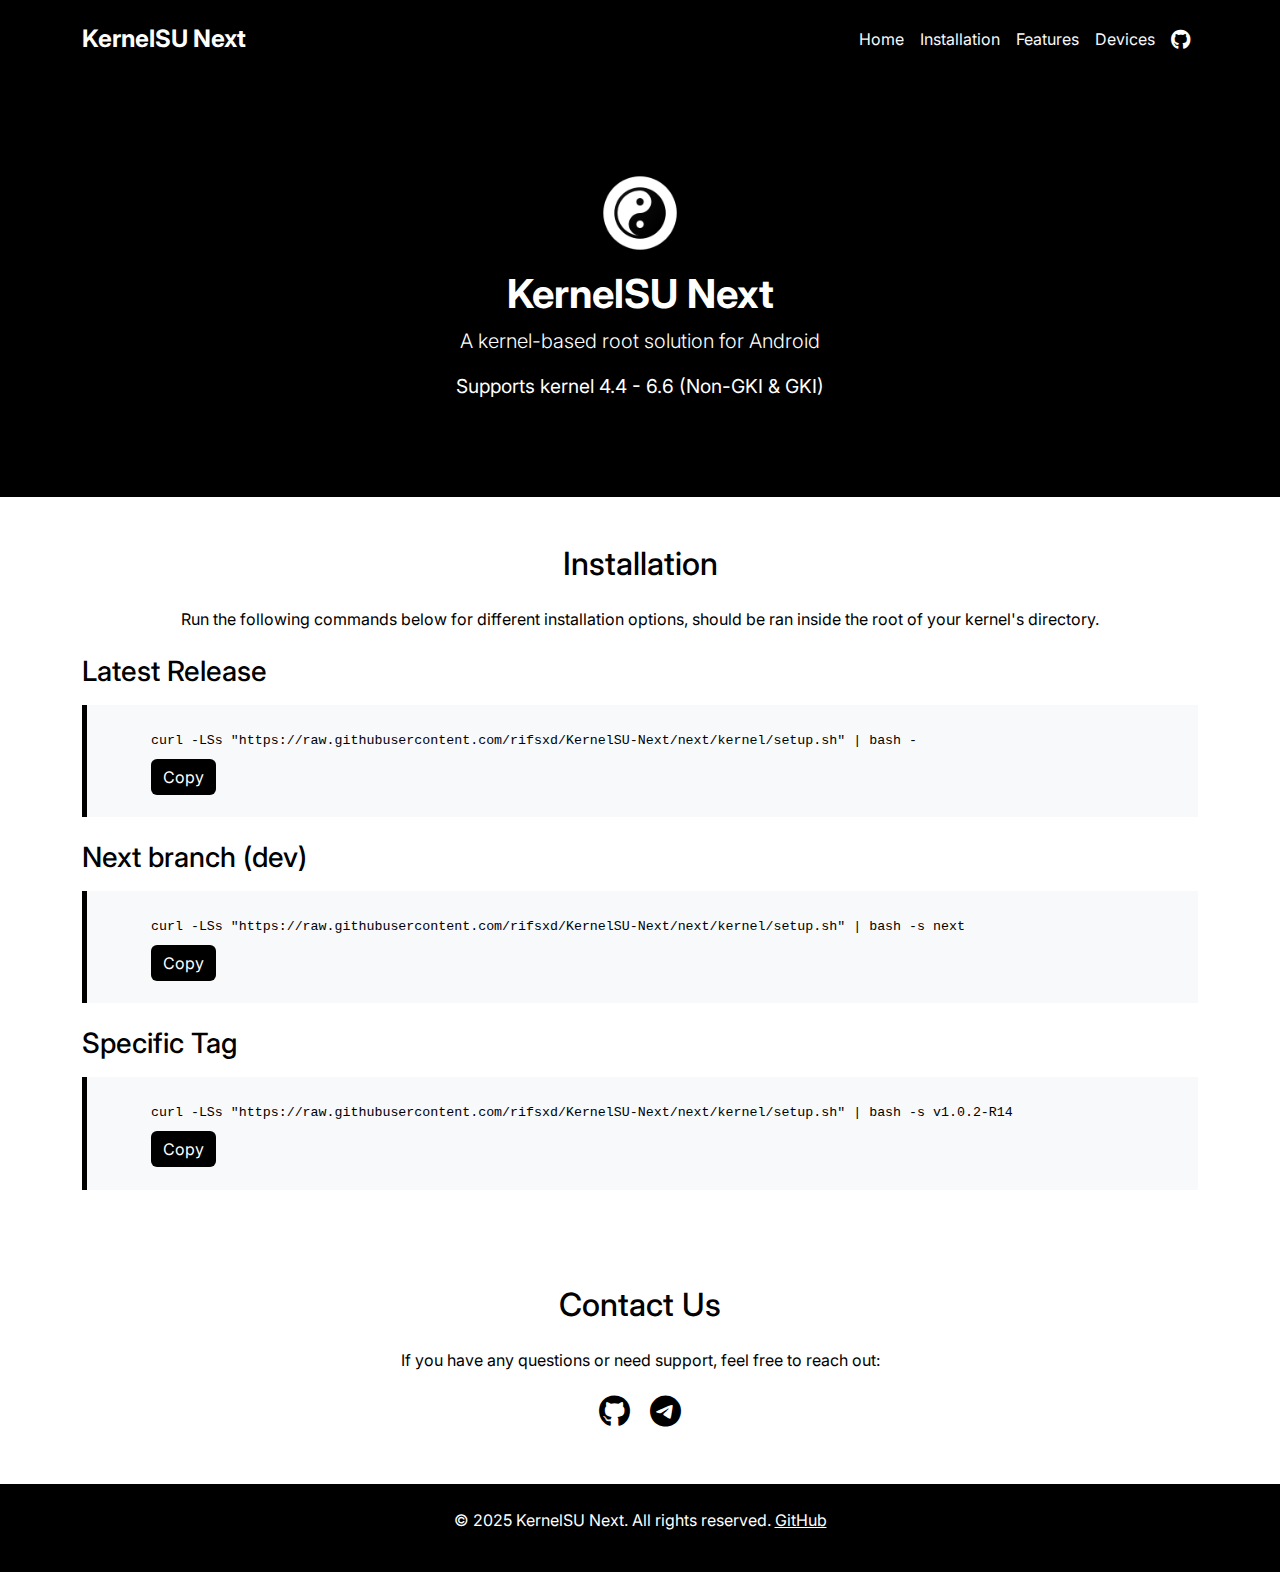
<file: docs/index.html>
<!DOCTYPE html>
<html lang="en">

<head>
    <meta charset="utf-8">
    <meta name="viewport" content="width=device-width, initial-scale=1.0, shrink-to-fit=no">
    <title>Home | KernelSU Next</title>
    <link rel="stylesheet" href="https://cdn.jsdelivr.net/npm/bootstrap@5.3.0/dist/css/bootstrap.min.css">
    <link href="https://fonts.googleapis.com/css2?family=Inter:wght@300;400;600;700;800&display=swap" rel="stylesheet">
    <link rel="icon" href="assets/icons/ksu-next-tab.png" type="image/x-icon">
    <link rel="stylesheet" href="https://cdnjs.cloudflare.com/ajax/libs/font-awesome/6.0.0-beta3/css/all.min.css">
    <link rel="stylesheet" href="assets/css/main.css">
</head>

<body>
    <!-- Navbar -->
    <nav class="navbar navbar-expand-md sticky-top py-3">
        <div class="container">
            <a class="navbar-brand d-flex align-items-center" href="#">
                <span>KernelSU Next</span>
            </a>
            <button class="navbar-toggler" type="button" data-bs-toggle="collapse" data-bs-target="#navbarResponsive" aria-controls="navbarResponsive" aria-expanded="false" aria-label="Toggle navigation">
                <span class="navbar-toggler-icon"></span>
            </button>
            <div class="collapse navbar-collapse" id="navbarResponsive">
                <ul class="navbar-nav ms-auto">
                    <li class="nav-item">
                        <a class="nav-link text-light" href="#">Home</a>
                    </li>
                    <li class="nav-item">
                        <a class="nav-link text-light" href="#installation">Installation</a>
                    </li>
                    <li class="nav-item">
                        <a class="nav-link text-light" href="pages/features.html">Features</a>
                    </li>
                    <li class="nav-item"></li>
                        <a class="nav-link text-light" href="pages/devices.html">Devices</a>
                    </li>
                    <li class="nav-item">
                        <a class="nav-link" href="https://github.com/rifsxd/KernelSU-Next" target="_blank">
                            <i class="fab fa-github fa-lg"></i>
                        </a>
                    </li>
                </ul>
            </div>
        </div>
    </nav>

    <!-- Header -->
    <header>
        <div class="container text-center">
            <div class="header-icon">
                <img src="assets/icons/ksu-next.png" width="80" height="80">
            </div>
            <h1 class="fw-bold">KernelSU Next</h1>
            <p class="lead">A kernel-based root solution for Android</p>
            <p>Supports kernel 4.4 - 6.6 (Non-GKI &amp; GKI)</p>
        </div>
    </header>

    <!-- Installation Section -->
    <section id="installation" class="py-5">
        <div class="container">
            <h2 class="text-center mb-4">Installation</h2>
            <p class="text-center">Run the following commands below for different installation options, should be ran inside the root of your kernel's directory.</p>
            <h3 class="mt-4">Latest Release</h3>
            <div class="highlight mt-3">
                <code>curl -LSs "https://raw.githubusercontent.com/rifsxd/KernelSU-Next/next/kernel/setup.sh" | bash -</code>
                <button class="btn btn-copy mt-2" onclick="copyToClipboard(this)">Copy</button>
            </div>
            <h3 class="mt-4">Next branch (dev)</h3>
            <div class="highlight mt-3">
                <code>curl -LSs "https://raw.githubusercontent.com/rifsxd/KernelSU-Next/next/kernel/setup.sh" | bash -s next</code>
                <button class="btn btn-copy mt-2" onclick="copyToClipboard(this)">Copy</button>
            </div>
            <h3 class="mt-4">Specific Tag</h3>
            <div class="highlight mt-3">
                <code>curl -LSs "https://raw.githubusercontent.com/rifsxd/KernelSU-Next/next/kernel/setup.sh" | bash -s v1.0.2-R14</code>
                <button class="btn btn-copy mt-2" onclick="copyToClipboard(this)">Copy</button>
            </div>
        </div>
    </section>

    <!-- Contact Information Section -->
    <section id="contact" class="py-5">
        <div class="container text-center">
            <h2 class="mb-4">Contact Us</h2>
            <p>If you have any questions or need support, feel free to reach out:</p>
            <div class="contact-icons">
                <a href="https://github.com/rifsxd/KernelSU-Next/issues" target="_blank">
                    <i class="fab fa-github"></i>
                </a>
                <a href="https://t.me/ksunext_discussions" target="_blank">
                    <i class="fab fa-telegram-plane"></i>
                </a>
            </div>
        </div>
    </section>

    <!-- Footer -->
    <footer class="text-center">
        <div class="container">
            <p>&copy; 2025 KernelSU Next. All rights reserved. <a href="https://github.com/rifsxd/KernelSU-Next" target="_blank">GitHub</a></p>
        </div>
    </footer>

    <script src="https://cdn.jsdelivr.net/npm/bootstrap@5.3.0/dist/js/bootstrap.bundle.min.js"></script>
    <script src="assets/js/copy.min.js"></script>
</body>

</html>
</file>
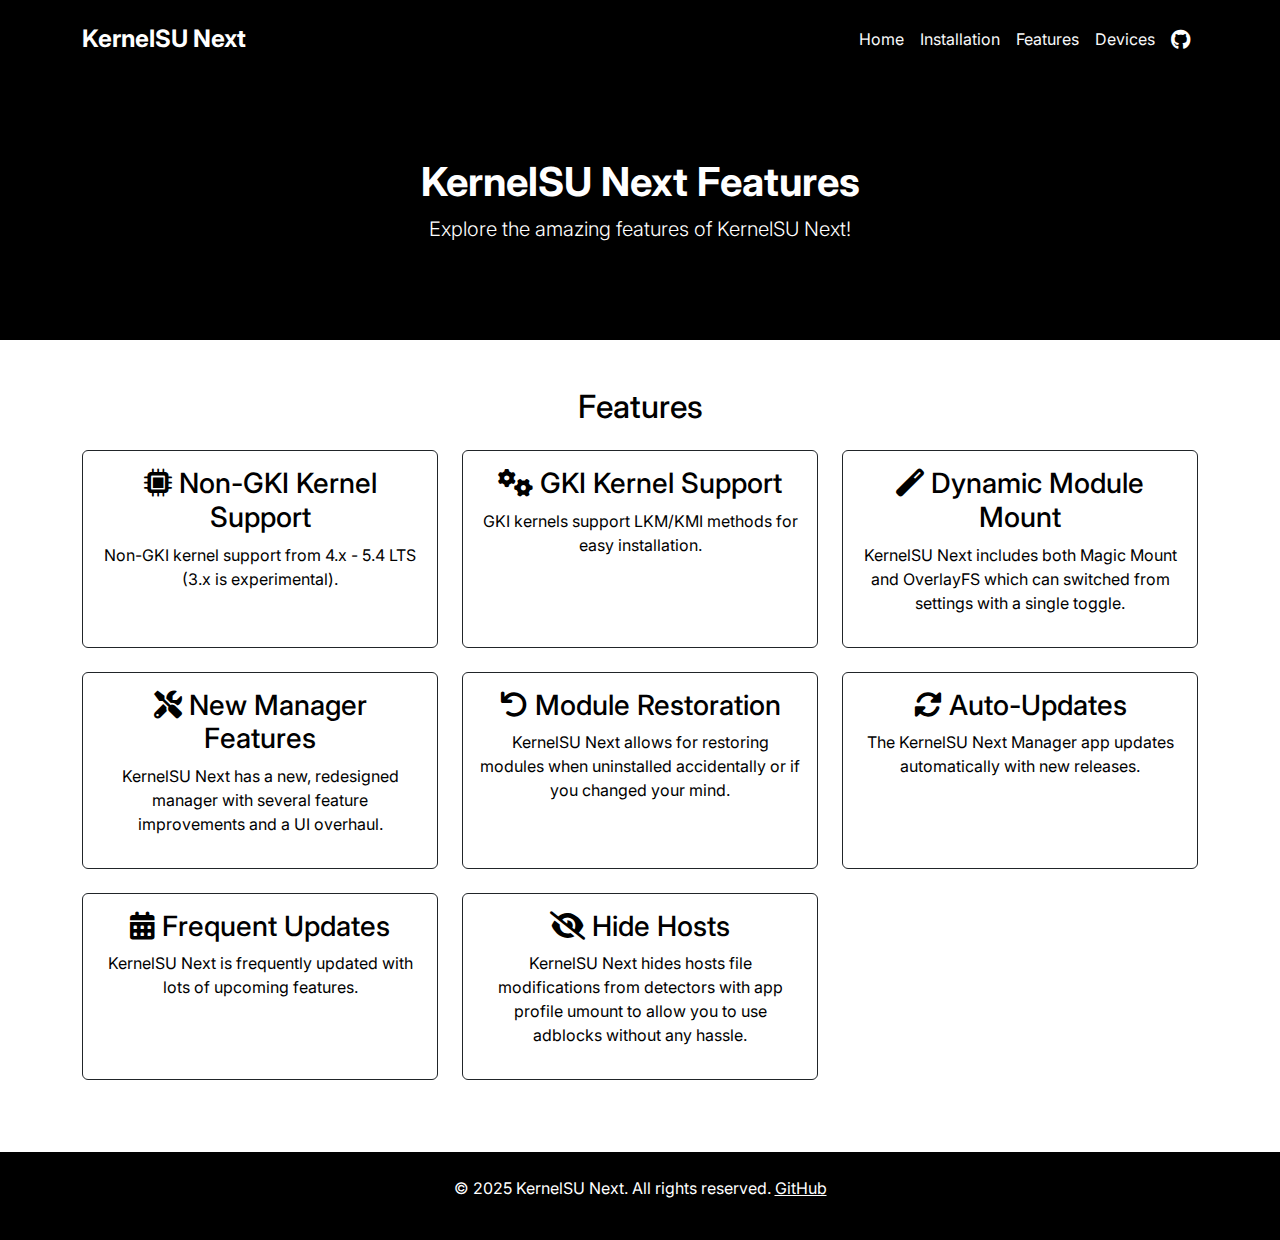
<file: docs/pages/features.html>
<!DOCTYPE html>
<html lang="en">

<head>
    <meta charset="utf-8">
    <meta name="viewport" content="width=device-width, initial-scale=1.0, shrink-to-fit=no">
    <title>Features | KernelSU Next</title>
    <link rel="stylesheet" href="https://cdn.jsdelivr.net/npm/bootstrap@5.3.0/dist/css/bootstrap.min.css">
    <link href="https://fonts.googleapis.com/css2?family=Inter:wght@300;400;600;700;800&display=swap" rel="stylesheet">
    <link rel="icon" href="../assets/icons/ksu-next-tab.png" type="image/x-icon">
    <link rel="stylesheet" href="https://cdnjs.cloudflare.com/ajax/libs/font-awesome/6.0.0-beta3/css/all.min.css">
    <link rel="stylesheet" href="../assets/css/main.css">
</head>

<body>
    <!-- Navbar -->
    <nav class="navbar navbar-expand-md sticky-top py-3">
        <div class="container">
            <a class="navbar-brand d-flex align-items-center" href="https://rifsxd.github.io/KernelSU-Next/">
                <span>KernelSU Next</span>
            </a>
            <button class="navbar-toggler" type="button" data-bs-toggle="collapse" data-bs-target="#navbarResponsive" aria-controls="navbarResponsive" aria-expanded="false" aria-label="Toggle navigation">
                <span class="navbar-toggler-icon"></span>
            </button>
            <div class="collapse navbar-collapse" id="navbarResponsive">
                <ul class="navbar-nav ms-auto">
                    <li class="nav-item">
                        <a class="nav-link text-light" href="https://rifsxd.github.io/KernelSU-Next/">Home</a>
                    </li>
                    <li class="nav-item">
                        <a class="nav-link text-light" href="https://rifsxd.github.io/KernelSU-Next/#installation">Installation</a>
                    </li>
                    <li class="nav-item">
                        <a class="nav-link text-light" href="#">Features</a>
                    </li>
                    <li class="nav-item"></li>
                        <a class="nav-link text-light" href="devices.html">Devices</a>
                    </li>
                    <li class="nav-item">
                        <a class="nav-link" href="https://github.com/rifsxd/KernelSU-Next" target="_blank">
                            <i class="fab fa-github fa-lg"></i>
                        </a>
                    </li>
                </ul>
            </div>
        </div>
    </nav>

    <!-- Header -->
    <header>
        <div class="container text-center">
            <h1 class="fw-bold">KernelSU Next Features</h1>
            <p class="lead">Explore the amazing features of KernelSU Next!</p>
        </div>
    </header>

    <!-- Features Section -->
    <section class="py-5">
        <div class="container">
            <h2 class="text-center mb-4">Features</h2>
            <div class="row">
                <div class="col-md-6 col-lg-4 mb-4 d-flex">
                    <div class="feature-box text-center p-3 border border-dark rounded flex-fill">
                        <h3><i class="fas fa-microchip"></i> Non-GKI Kernel Support</h3>
                        <p>Non-GKI kernel support from 4.x - 5.4 LTS (3.x is experimental).</p>
                    </div>
                </div>
                <div class="col-md-6 col-lg-4 mb-4 d-flex">
                    <div class="feature-box text-center p-3 border border-dark rounded flex-fill">
                        <h3><i class="fas fa-cogs"></i> GKI Kernel Support</h3>
                        <p>GKI kernels support LKM/KMI methods for easy installation.</p>
                    </div>
                </div>
                <div class="col-md-6 col-lg-4 mb-4 d-flex">
                    <div class="feature-box text-center p-3 border border-dark rounded flex-fill">
                        <h3><i class="fas fa-magic"></i> Dynamic Module Mount</h3>
                        <p>KernelSU Next includes both Magic Mount and OverlayFS which can switched from settings with a single toggle.</p>
                    </div>
                </div>
                <div class="col-md-6 col-lg-4 mb-4 d-flex">
                    <div class="feature-box text-center p-3 border border-dark rounded flex-fill">
                        <h3><i class="fas fa-tools"></i> New Manager Features</h3>
                        <p>KernelSU Next has a new, redesigned manager with several feature improvements and a UI overhaul.</p>
                    </div>
                </div>
                <div class="col-md-6 col-lg-4 mb-4 d-flex">
                    <div class="feature-box text-center p-3 border border-dark rounded flex-fill">
                        <h3><i class="fas fa-undo"></i> Module Restoration</h3>
                        <p>KernelSU Next allows for restoring modules when uninstalled accidentally or if you changed your mind.</p>
                    </div>
                </div>
                <div class="col-md-6 col-lg-4 mb-4 d-flex">
                    <div class="feature-box text-center p-3 border border-dark rounded flex-fill">
                        <h3><i class="fas fa-sync-alt"></i> Auto-Updates</h3>
                        <p>The KernelSU Next Manager app updates automatically with new releases.</p>
                    </div>
                </div>
                <div class="col-md-6 col-lg-4 mb-4 d-flex">
                    <div class="feature-box text-center p-3 border border-dark rounded flex-fill">
                        <h3><i class="fas fa-calendar-alt"></i> Frequent Updates</h3>
                        <p>KernelSU Next is frequently updated with lots of upcoming features.</p>
                    </div>
                </div>
                <div class="col-md-6 col-lg-4 mb-4 d-flex">
                    <div class="feature-box text-center p-3 border border-dark rounded flex-fill">
                        <h3><i class="fas fa-eye-slash"></i> Hide Hosts</h3>
                        <p>KernelSU Next hides hosts file modifications from detectors with app profile umount to allow you to use adblocks without any hassle.</p>
                    </div>
                </div>
            </div>
        </div>
    </section>

    <!-- Footer -->
    <footer class="text-center">
        <div class="container">
            <p>&copy; 2025 KernelSU Next. All rights reserved. <a href="https://github.com/rifsxd/KernelSU-Next" target="_blank">GitHub</a></p>
        </div>
    </footer>

    <script src="https://cdn.jsdelivr.net/npm/bootstrap@5.3.0/dist/js/bootstrap.bundle.min.js"></script>
</body>

</html>
</file>
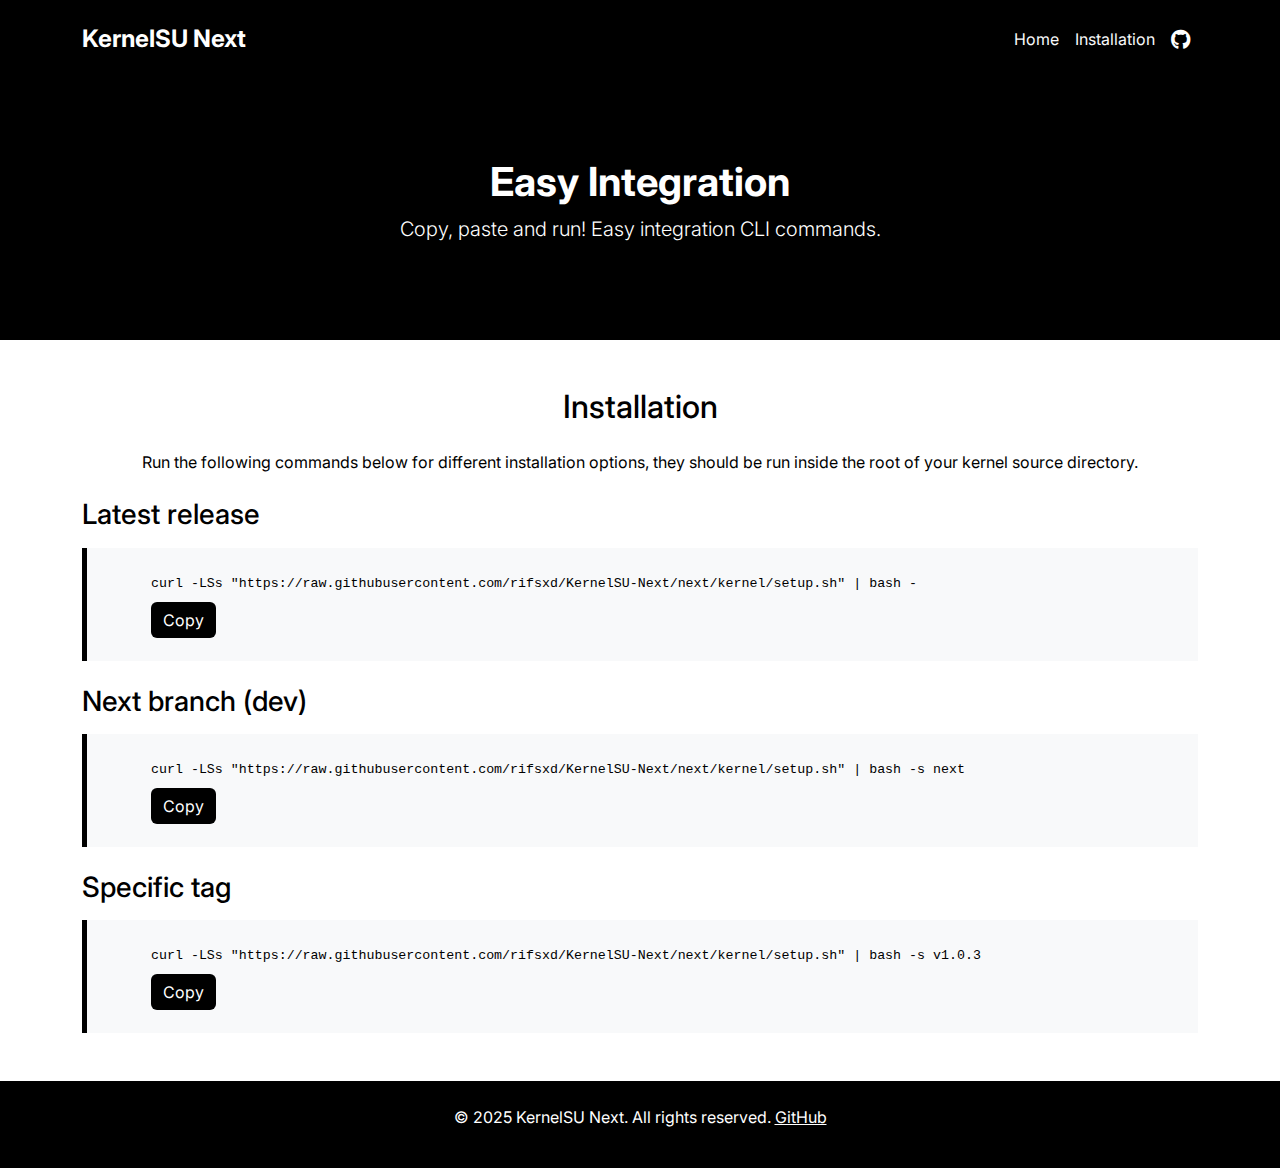
<file: docs/pages/installation.html>
<!DOCTYPE html>
<html lang="en">

<head>
    <meta charset="utf-8">
    <meta name="viewport" content="width=device-width, initial-scale=1.0, shrink-to-fit=no">
    <title>Features | KernelSU Next</title>
    <link rel="stylesheet" href="https://cdn.jsdelivr.net/npm/bootstrap@5.3.0/dist/css/bootstrap.min.css">
    <link href="https://fonts.googleapis.com/css2?family=Inter:wght@300;400;600;700;800&display=swap" rel="stylesheet">
    <link rel="icon" href="../assets/icons/ksu-next-tab.png" type="image/x-icon">
    <link rel="stylesheet" href="https://cdnjs.cloudflare.com/ajax/libs/font-awesome/6.0.0-beta3/css/all.min.css">
    <link rel="stylesheet" href="../assets/css/main.css">
</head>

<body>
    <!-- Navbar -->
    <nav class="navbar navbar-expand-md sticky-top py-3">
        <div class="container">
            <a class="navbar-brand d-flex align-items-center" href="../">
                <span>KernelSU Next</span>
            </a>
            <button class="navbar-toggler" type="button" data-bs-toggle="collapse" data-bs-target="#navbarResponsive" aria-controls="navbarResponsive" aria-expanded="false" aria-label="Toggle navigation">
                <span class="navbar-toggler-icon"></span>
            </button>
            <div class="collapse navbar-collapse" id="navbarResponsive">
                <ul class="navbar-nav ms-auto">
                    <li class="nav-item">
                        <a class="nav-link text-light" href="../">Home</a>
                    </li>
                    <li class="nav-item">
                        <a class="nav-link text-light" href="#">Installation</a>
                    </li>
                    <li class="nav-item">
                        <a class="nav-link" href="https://github.com/rifsxd/KernelSU-Next" target="_blank">
                            <i class="fab fa-github fa-lg"></i>
                        </a>
                    </li>
                </ul>
            </div>
        </div>
    </nav>

    <!-- Header -->
    <header>
        <div class="container text-center">
            <h1 class="fw-bold">Easy Integration</h1>
            <p class="lead">Copy, paste and run! Easy integration CLI commands.</p>
        </div>
    </header>

    <!-- Installation Section -->
    <section id="installation" class="py-5">
        <div class="container">
            <h2 class="text-center mb-4">Installation</h2>
            <p class="text-center">Run the following commands below for different installation options, they should be run inside the root of your kernel source directory.</p>
            <h3 class="mt-4">Latest release</h3>
            <div class="highlight mt-3">
                <code>curl -LSs "https://raw.githubusercontent.com/rifsxd/KernelSU-Next/next/kernel/setup.sh" | bash -</code>
                <button class="btn btn-copy mt-2" onclick="copyToClipboard(this)">Copy</button>
            </div>
            <h3 class="mt-4">Next branch (dev)</h3>
            <div class="highlight mt-3">
                <code>curl -LSs "https://raw.githubusercontent.com/rifsxd/KernelSU-Next/next/kernel/setup.sh" | bash -s next</code>
                <button class="btn btn-copy mt-2" onclick="copyToClipboard(this)">Copy</button>
            </div>
            <h3 class="mt-4">Specific tag</h3>
            <div class="highlight mt-3">
                <code>curl -LSs "https://raw.githubusercontent.com/rifsxd/KernelSU-Next/next/kernel/setup.sh" | bash -s v1.0.3</code>
                <button class="btn btn-copy mt-2" onclick="copyToClipboard(this)">Copy</button>
            </div>
        </div>
    </section>

    <!-- Footer -->
    <footer class="text-center">
        <div class="container">
            <p>&copy; 2025 KernelSU Next. All rights reserved. <a href="https://github.com/rifsxd/KernelSU-Next" target="_blank">GitHub</a></p>
        </div>
    </footer>

    <script src="https://cdn.jsdelivr.net/npm/bootstrap@5.3.0/dist/js/bootstrap.bundle.min.js"></script>
    <script src="../assets/js/copy.min.js"></script>
</body>

</html>
</file>
<file: docs/assets/css/main.css>
html, body {
    height: 100%;
    margin: 0;
    display: flex;
    flex-direction: column;
    font-family: 'Inter', sans-serif;
    background-color: #ffffff;
    color: #000000;
}

footer {
    margin-top: auto;
    background-color: #000000;
    color: #ffffff;
    padding: 1.5rem 0;
}

footer a {
    color: #ffffff;
}

.navbar {
    background-color: #000000;
}

.navbar-brand span {
    font-weight: bold;
    font-size: 1.5rem;
    color: #ffffff;
}

.navbar-toggler {
    background-color: #ffffff;
}

.navbar-nav .nav-link {
    color: #ffffff;
}

.navbar-nav .nav-link:hover {
    color: #cccccc;
}

header {
    background-color: #000000;
    color: #ffffff;
    padding: 5rem 0;
}

header h1 {
    font-size: 2.5rem;
}

header p {
    font-size: 1.2rem;
}

ol {
    padding-left: 1.5rem;
}

.highlight {
    background: #f8f9fa;
    border-left: 5px solid #000000;
    font-size: 0.95rem;
    overflow-x: auto;
    white-space: pre-wrap;
}

.highlight code {
    color: #000000;
    font-family: monospace;
}

.header-icon {
    font-size: 4rem;
    margin-bottom: 1rem;
}

.contact-icons {
    font-size: 2rem;
    display: flex;
    justify-content: center;
    gap: 20px;
}

.contact-icons a {
    color: #000000;
    text-decoration: none;
}

.contact-icons a:hover {
    color: #333333;
}

.btn-copy {
    background-color: #000000;
    color: #ffffff;
    border: none;
    cursor: pointer;
}

.btn-copy:hover {
    background-color: rgb(238, 238, 238);
    color: #000000;
}

.table th, .table td {
    vertical-align: middle;
}

#devices a {
    color: #000000;
}
</file>
